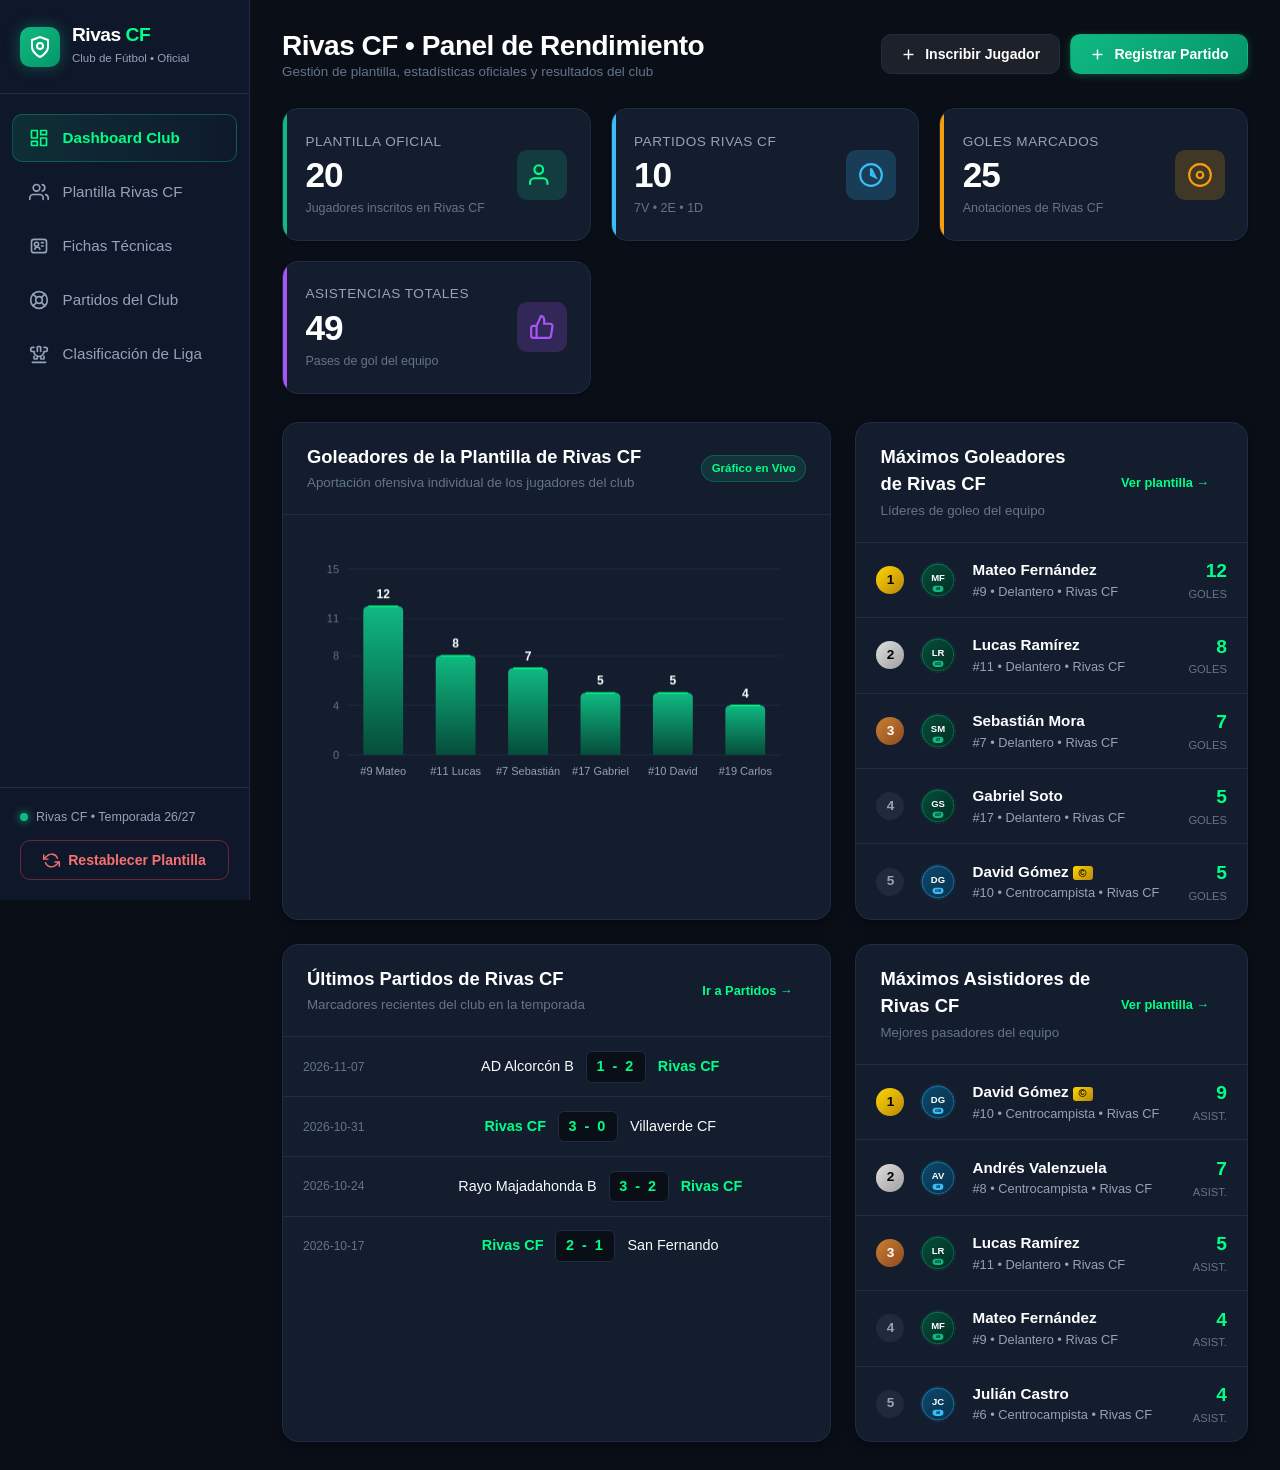
<file: index.html>
<!DOCTYPE html>
<html lang="es">
<head>
  <meta charset="UTF-8">
  <meta name="viewport" content="width=device-width, initial-scale=1.0">
  <meta name="description" content="Rivas CF - Sistema Oficial de Estadísticas, Gestión de Plantilla y Fichas Técnicas.">
  <title>Rivas CF | Gestión de Plantilla y Estadísticas Oficiales</title>
  <link rel="stylesheet" href="styles.css">
  <link rel="icon" href="data:image/svg+xml,<svg xmlns=%22http://www.w3.org/2000/svg%22 viewBox=%220 0 100 100%22><text y=%22.9em%22 font-size=%2290%22>⚽</text></svg>">
</head>
<body>
  <!-- Contenedor Principal de la Aplicación -->
  <div class="app-container">

    <!-- Overlay para móvil al abrir menú -->
    <div id="sidebarOverlay" class="sidebar-overlay"></div>

    <!-- Barra Lateral (Sidebar) -->
    <aside id="sidebar" class="sidebar">
      <div class="sidebar-header">
        <div class="brand">
          <div class="brand-icon">
            <svg viewBox="0 0 24 24" fill="none" stroke="currentColor" stroke-width="2" stroke-linecap="round" stroke-linejoin="round">
              <path d="M12 22s8-4 8-10V5l-8-3-8 3v7c0 6 8 10 8 10z"></path>
              <circle cx="12" cy="11" r="3"></circle>
            </svg>
          </div>
          <div class="brand-text">
            <h2>Rivas <span>CF</span></h2>
            <small>Club de Fútbol &bull; Oficial</small>
          </div>
        </div>
        <button id="closeSidebarBtn" class="btn-icon mobile-only" aria-label="Cerrar menú">
          <svg viewBox="0 0 24 24" fill="none" stroke="currentColor" stroke-width="2"><line x1="18" y1="6" x2="6" y2="18"></line><line x1="6" y1="6" x2="18" y2="18"></line></svg>
        </button>
      </div>

      <!-- Menú de Navegación -->
      <nav class="sidebar-nav">
        <ul>
          <li>
            <button class="nav-item active" data-tab="dashboard">
              <svg viewBox="0 0 24 24" fill="none" stroke="currentColor" stroke-width="2" stroke-linecap="round" stroke-linejoin="round">
                <rect x="3" y="3" width="7" height="9"></rect>
                <rect x="14" y="3" width="7" height="5"></rect>
                <rect x="14" y="12" width="7" height="9"></rect>
                <rect x="3" y="16" width="7" height="5"></rect>
              </svg>
              <span>Dashboard Club</span>
            </button>
          </li>
          <li>
            <button class="nav-item" data-tab="players">
              <svg viewBox="0 0 24 24" fill="none" stroke="currentColor" stroke-width="2" stroke-linecap="round" stroke-linejoin="round">
                <path d="M17 21v-2a4 4 0 0 0-4-4H5a4 4 0 0 0-4 4v2"></path>
                <circle cx="9" cy="7" r="4"></circle>
                <path d="M23 21v-2a4 4 0 0 0-3-3.87"></path>
                <path d="M16 3.13a4 4 0 0 1 0 7.75"></path>
              </svg>
              <span>Plantilla Rivas CF</span>
            </button>
          </li>
          <li>
            <button class="nav-item" data-tab="profiles">
              <svg viewBox="0 0 24 24" fill="none" stroke="currentColor" stroke-width="2" stroke-linecap="round" stroke-linejoin="round">
                <rect x="3" y="4" width="18" height="16" rx="3"></rect>
                <circle cx="9" cy="10" r="2.5"></circle>
                <path d="M15 8h2"></path>
                <path d="M15 12h2"></path>
                <path d="M7 16c0-1.5 1.5-2.5 3-2.5h0c1.5 0 3 1 3 2.5"></path>
              </svg>
              <span>Fichas Técnicas</span>
            </button>
          </li>
          <li>
            <button class="nav-item" data-tab="matches">
              <svg viewBox="0 0 24 24" fill="none" stroke="currentColor" stroke-width="2" stroke-linecap="round" stroke-linejoin="round">
                <circle cx="12" cy="12" r="10"></circle>
                <path d="m4.93 4.93 4.24 4.24"></path>
                <path d="m14.83 9.17 4.24-4.24"></path>
                <path d="m14.83 14.83 4.24 4.24"></path>
                <path d="m9.17 14.83-4.24 4.24"></path>
                <circle cx="12" cy="12" r="4"></circle>
              </svg>
              <span>Partidos del Club</span>
            </button>
          </li>
          <li>
            <button class="nav-item" data-tab="standings">
              <svg viewBox="0 0 24 24" fill="none" stroke="currentColor" stroke-width="2" stroke-linecap="round" stroke-linejoin="round">
                <path d="M6 9H4.5a2.5 2.5 0 0 1 0-5H6"></path>
                <path d="M18 9h1.5a2.5 2.5 0 0 0 0-5H18"></path>
                <path d="M4 22h16"></path>
                <path d="M10 14.66V17c0 .55-.45 1-1 1H7c-.55 0-1-.45-1-1v-2.34"></path>
                <path d="M18 14.66V17c0 .55-.45 1-1 1h-2c-.55 0-1-.45-1-1v-2.34"></path>
                <path d="M14 9V4a1 1 0 0 0-1-1h-2a1 1 0 0 0-1 1v5"></path>
                <path d="M18 9a6 6 0 0 1-12 0"></path>
              </svg>
              <span>Clasificación de Liga</span>
            </button>
          </li>
        </ul>
      </nav>

      <!-- Pie de la Barra Lateral -->
      <div class="sidebar-footer">
        <div class="demo-tag">
          <span class="pulse-dot"></span>
          <span>Rivas CF &bull; Temporada 26/27</span>
        </div>
        <button id="resetDataBtn" class="btn btn-outline-danger btn-block">
          <svg viewBox="0 0 24 24" fill="none" stroke="currentColor" stroke-width="2" stroke-linecap="round" stroke-linejoin="round">
            <polyline points="1 4 1 10 7 10"></polyline>
            <polyline points="23 20 23 14 17 14"></polyline>
            <path d="M20.49 9A9 9 0 0 0 5.64 5.64L1 10m22 4l-4.64 4.36A9 9 0 0 1 3.51 15"></path>
          </svg>
          Restablecer Plantilla
        </button>
      </div>
    </aside>

    <!-- Contenido Principal -->
    <main class="main-content">
      <!-- Encabezado Superior -->
      <header class="top-header">
        <div class="header-left">
          <button id="openSidebarBtn" class="btn-icon mobile-only" aria-label="Abrir menú">
            <svg viewBox="0 0 24 24" fill="none" stroke="currentColor" stroke-width="2"><line x1="3" y1="12" x2="21" y2="12"></line><line x1="3" y1="6" x2="21" y2="6"></line><line x1="3" y1="18" x2="21" y2="18"></line></svg>
          </button>
          <div>
            <h1 id="pageTitle">Rivas CF &bull; Panel de Rendimiento</h1>
            <p id="pageSubtitle" class="text-muted">Gestión de plantilla, estadísticas oficiales y resultados del club</p>
          </div>
        </div>
        <div class="header-actions">
          <button id="headerNewPlayerBtn" class="btn btn-secondary">
            <svg viewBox="0 0 24 24" fill="none" stroke="currentColor" stroke-width="2"><line x1="12" y1="5" x2="12" y2="19"></line><line x1="5" y1="12" x2="19" y2="12"></line></svg>
            Inscribir Jugador
          </button>
          <button id="headerNewMatchBtn" class="btn btn-primary">
            <svg viewBox="0 0 24 24" fill="none" stroke="currentColor" stroke-width="2"><line x1="12" y1="5" x2="12" y2="19"></line><line x1="5" y1="12" x2="19" y2="12"></line></svg>
            Registrar Partido
          </button>
        </div>
      </header>

      <!-- SECCIÓN 1: DASHBOARD DE RIVAS CF -->
      <section id="dashboardSection" class="content-section active">
        <!-- Tarjetas KPI -->
        <div class="kpi-grid">
          <div class="kpi-card card-glow-green">
            <div class="kpi-info">
              <span class="kpi-label">Plantilla Oficial</span>
              <h3 id="kpiPlayers" class="kpi-value">0</h3>
              <span class="kpi-meta">Jugadores inscritos en Rivas CF</span>
            </div>
            <div class="kpi-icon icon-green">
              <svg viewBox="0 0 24 24" fill="none" stroke="currentColor" stroke-width="2"><path d="M17 21v-2a4 4 0 0 0-4-4H5a4 4 0 0 0-4 4v2"></path><circle cx="9" cy="7" r="4"></circle></svg>
            </div>
          </div>

          <div class="kpi-card card-glow-blue">
            <div class="kpi-info">
              <span class="kpi-label">Partidos Rivas CF</span>
              <h3 id="kpiMatches" class="kpi-value">0</h3>
              <span class="kpi-meta" id="kpiMatchesMeta">7V &bull; 2E &bull; 1D</span>
            </div>
            <div class="kpi-icon icon-blue">
              <svg viewBox="0 0 24 24" fill="none" stroke="currentColor" stroke-width="2"><circle cx="12" cy="12" r="10"></circle><polygon points="12 6 12 12 16 14"></polygon></svg>
            </div>
          </div>

          <div class="kpi-card card-glow-amber">
            <div class="kpi-info">
              <span class="kpi-label">Goles Marcados</span>
              <h3 id="kpiGoals" class="kpi-value">0</h3>
              <span class="kpi-meta">Anotaciones de Rivas CF</span>
            </div>
            <div class="kpi-icon icon-amber">
              <svg viewBox="0 0 24 24" fill="none" stroke="currentColor" stroke-width="2"><circle cx="12" cy="12" r="10"></circle><circle cx="12" cy="12" r="3"></circle></svg>
            </div>
          </div>

          <div class="kpi-card card-glow-purple">
            <div class="kpi-info">
              <span class="kpi-label">Asistencias Totales</span>
              <h3 id="kpiAssists" class="kpi-value">0</h3>
              <span class="kpi-meta">Pases de gol del equipo</span>
            </div>
            <div class="kpi-icon icon-purple">
              <svg viewBox="0 0 24 24" fill="none" stroke="currentColor" stroke-width="2"><path d="M14 9V5a3 3 0 0 0-3-3l-4 9v11h11.28a2 2 0 0 0 2-1.7l1.38-9a2 2 0 0 0-2-2.3zM7 22H4a2 2 0 0 1-2-2v-7a2 2 0 0 1 2-2h3"></path></svg>
            </div>
          </div>
        </div>

        <!-- Fila de Gráfico y Tablas Rápidas -->
        <div class="dashboard-grid">
          <!-- Gráfico de Goleadores de Rivas CF -->
          <div class="card chart-card">
            <div class="card-header">
              <div class="card-title-group">
                <h3>Goleadores de la Plantilla de Rivas CF</h3>
                <small class="text-muted">Aportación ofensiva individual de los jugadores del club</small>
              </div>
              <span class="badge badge-accent">Gráfico en Vivo</span>
            </div>
            <div class="card-body">
              <div class="canvas-wrapper">
                <canvas id="goalsChart" width="600" height="260"></canvas>
              </div>
            </div>
          </div>

          <!-- Top Goleadores del Club -->
          <div class="card">
            <div class="card-header">
              <div class="card-title-group">
                <h3>Máximos Goleadores de Rivas CF</h3>
                <small class="text-muted">Líderes de goleo del equipo</small>
              </div>
              <button class="btn btn-sm btn-ghost view-all-link" data-tab="players">Ver plantilla &rarr;</button>
            </div>
            <div class="card-body p-0">
              <div id="topScorersList" class="stat-list">
                <!-- Generado por JavaScript -->
              </div>
            </div>
          </div>
        </div>

        <!-- Fila Secundaria: Últimos Resultados y Asistidores -->
        <div class="dashboard-grid mt-4">
          <!-- Últimos Partidos de Rivas CF -->
          <div class="card">
            <div class="card-header">
              <div class="card-title-group">
                <h3>Últimos Partidos de Rivas CF</h3>
                <small class="text-muted">Marcadores recientes del club en la temporada</small>
              </div>
              <button class="btn btn-sm btn-ghost view-all-link" data-tab="matches">Ir a Partidos &rarr;</button>
            </div>
            <div class="card-body p-0">
              <div id="recentMatchesList" class="matches-list-compact">
                <!-- Generado por JavaScript -->
              </div>
            </div>
          </div>

          <!-- Top Asistidores de Rivas CF -->
          <div class="card">
            <div class="card-header">
              <div class="card-title-group">
                <h3>Máximos Asistidores de Rivas CF</h3>
                <small class="text-muted">Mejores pasadores del equipo</small>
              </div>
              <button class="btn btn-sm btn-ghost view-all-link" data-tab="players">Ver plantilla &rarr;</button>
            </div>
            <div class="card-body p-0">
              <div id="topAssistsList" class="stat-list">
                <!-- Generado por JavaScript -->
              </div>
            </div>
          </div>
        </div>
      </section>

      <!-- SECCIÓN 2: PLANTILLA DE RIVAS CF (OPTIMIZADA) -->
      <section id="playersSection" class="content-section">
        <div class="card">
          <!-- Chips de Resumen Rápido de la Plantilla -->
          <div class="squad-summary-chips">
            <div class="squad-chip chip-accent">
              <span>👥 Plantilla Total:</span>
              <strong id="chipTotalPlayers">0</strong>
            </div>
            <div class="squad-chip">
              <span>🧤 Porteros:</span>
              <strong id="chipGoalkeepers">0</strong>
            </div>
            <div class="squad-chip">
              <span>🛡️ Defensas:</span>
              <strong id="chipDefenders">0</strong>
            </div>
            <div class="squad-chip">
              <span>⚙️ Centrocampistas:</span>
              <strong id="chipMidfielders">0</strong>
            </div>
            <div class="squad-chip">
              <span>⚡ Delanteros:</span>
              <strong id="chipForwards">0</strong>
            </div>
            <div class="squad-chip chip-gold">
              <span>🎖️ Capitán:</span>
              <strong id="chipCaptain">Ninguno</strong>
            </div>
          </div>

          <!-- Barra de Herramientas y Filtros -->
          <div class="card-header filter-toolbar">
            <div class="toolbar-left">
              <div class="search-input-wrapper">
                <svg viewBox="0 0 24 24" fill="none" stroke="currentColor" stroke-width="2"><circle cx="11" cy="11" r="8"></circle><line x1="21" y1="21" x2="16.65" y2="16.65"></line></svg>
                <input type="text" id="playerSearchInput" placeholder="Buscar jugador por nombre o país...">
              </div>
              <div class="filter-group">
                <select id="playerPositionFilter" class="form-control-select">
                  <option value="">Todas las Posiciones</option>
                  <option value="Portero">Portero</option>
                  <option value="Defensa">Defensa</option>
                  <option value="Centrocampista">Centrocampista</option>
                  <option value="Delantero">Delantero</option>
                </select>
                <label class="captain-checkbox-label">
                  <input type="checkbox" id="playerCaptainOnly">
                  <span>Solo Capitanes ©</span>
                </label>
                <select id="playerSortSelect" class="form-control-select">
                  <option value="goals-desc">Ordenar: Más Goles</option>
                  <option value="assists-desc">Ordenar: Más Asistencias</option>
                  <option value="rating-desc">Ordenar: Mayor Rendimiento (OVR)</option>
                  <option value="number-asc">Ordenar: Dorsal (#)</option>
                  <option value="matches-desc">Ordenar: Más Partidos</option>
                  <option value="name-asc">Ordenar: Nombre (A-Z)</option>
                </select>
              </div>
            </div>
            <div class="toolbar-right">
              <button id="addPlayerBtn" class="btn btn-primary">
                <svg viewBox="0 0 24 24" fill="none" stroke="currentColor" stroke-width="2"><line x1="12" y1="5" x2="12" y2="19"></line><line x1="5" y1="12" x2="19" y2="12"></line></svg>
                + Inscribir Jugador
              </button>
            </div>
          </div>

          <!-- Indicador de Resultados -->
          <div class="filter-status-bar">
            <span id="playerCountLabel" class="text-muted">Mostrando 0 jugadores</span>
            <button id="clearFiltersBtn" class="btn-text" style="display: none;">Limpiar filtros</button>
          </div>

          <!-- Tabla de la Plantilla -->
          <div class="card-body p-0">
            <div class="table-responsive">
              <table class="data-table" id="playersTable">
                <thead>
                  <tr>
                    <th style="width: 65px;">Dorsal</th>
                    <th>Jugador</th>
                    <th>Posición</th>
                    <th>Altura & País</th>
                    <th class="text-center">PJ</th>
                    <th class="text-center">Goles</th>
                    <th class="text-center">Asist.</th>
                    <th class="text-center" title="Valoración según rendimiento deportivo">Rendimiento</th>
                    <th class="text-center" style="width: 150px;">Acciones</th>
                  </tr>
                </thead>
                <tbody id="playersTableBody">
                  <!-- Llenado dinámicamente con JavaScript -->
                </tbody>
              </table>
            </div>
            <div id="noPlayersMessage" class="empty-state" style="display: none;">
              <div class="empty-icon">⚽</div>
              <h4>No se encontraron jugadores en la plantilla</h4>
              <p class="text-muted">Prueba cambiando los filtros de búsqueda o inscribe un nuevo jugador en Rivas CF.</p>
            </div>
          </div>
        </div>
      </section>

      <!-- SECCIÓN 3: FICHAS TÉCNICAS (SCOUTING CARDS DE RIVAS CF) -->
      <section id="profilesSection" class="content-section">
        <div class="card mb-4">
          <div class="card-header filter-toolbar">
            <div class="toolbar-left">
              <div class="search-input-wrapper">
                <svg viewBox="0 0 24 24" fill="none" stroke="currentColor" stroke-width="2"><circle cx="11" cy="11" r="8"></circle><line x1="21" y1="21" x2="16.65" y2="16.65"></line></svg>
                <input type="text" id="profileSearchInput" placeholder="Buscar ficha técnica por nombre o país...">
              </div>
              <div class="filter-group">
                <select id="profilePositionFilter" class="form-control-select">
                  <option value="">Todas las Posiciones</option>
                  <option value="Portero">Portero</option>
                  <option value="Defensa">Defensa</option>
                  <option value="Centrocampista">Centrocampista</option>
                  <option value="Delantero">Delantero</option>
                </select>
                <select id="profileSortSelect" class="form-control-select">
                  <option value="rating-desc">Mayor Rendimiento (OVR)</option>
                  <option value="value-desc">Mayor Valor de Mercado</option>
                  <option value="height-desc">Mayor Altura</option>
                  <option value="goals-desc">Más Goles</option>
                  <option value="name-asc">Nombre (A-Z)</option>
                </select>
                <label class="captain-checkbox-label">
                  <input type="checkbox" id="profileCaptainOnly">
                  <span>Solo Capitanes ©</span>
                </label>
              </div>
            </div>
            <div class="toolbar-right">
              <button id="addPlayerFromProfilesBtn" class="btn btn-primary">
                <svg viewBox="0 0 24 24" fill="none" stroke="currentColor" stroke-width="2"><line x1="12" y1="5" x2="12" y2="19"></line><line x1="5" y1="12" x2="19" y2="12"></line></svg>
                Inscribir Jugador
              </button>
            </div>
          </div>
          <div class="filter-status-bar">
            <span id="profileCountLabel" class="text-muted">Mostrando 0 fichas de jugadores</span>
            <button id="clearProfileFiltersBtn" class="btn-text" style="display: none;">Limpiar filtros</button>
          </div>
        </div>

        <!-- Grid de Cartas de Jugadores de Rivas CF -->
        <div id="playerProfilesGrid" class="player-cards-grid">
          <!-- Generado dinámicamente con JavaScript -->
        </div>

        <div id="noProfilesMessage" class="empty-state" style="display: none;">
          <div class="empty-icon">📇</div>
          <h4>No se encontraron fichas técnicas</h4>
          <p class="text-muted">Ajusta los filtros o agrega un nuevo jugador a Rivas CF.</p>
        </div>
      </section>

      <!-- SECCIÓN 4: PARTIDOS DE RIVAS CF -->
      <section id="matchesSection" class="content-section">
        <div class="split-layout">
          <!-- Formulario para Registrar Partido de Rivas CF -->
          <div class="card split-form-card">
            <div class="card-header">
              <div class="card-title-group">
                <h3>Registrar Encuentro de Rivas CF</h3>
                <small class="text-muted">Actualiza en vivo las estadísticas y la tabla de liga</small>
              </div>
            </div>
            <div class="card-body">
              <form id="matchForm">
                <div class="form-group">
                  <label for="matchDate">Fecha del Partido</label>
                  <input type="date" id="matchDate" class="form-control" required>
                </div>

                <div class="match-teams-grid">
                  <!-- Equipo Local -->
                  <div class="team-input-box">
                    <span class="team-box-tag">LOCAL</span>
                    <div class="form-group mb-2">
                      <label for="matchHomeTeam">Equipo</label>
                      <input type="text" id="matchHomeTeam" class="form-control font-bold" placeholder="Ej. Rivas CF" list="teamsDataList" required value="Rivas CF">
                    </div>
                    <div class="form-group mb-0">
                      <label for="matchHomeGoals">Goles</label>
                      <input type="number" id="matchHomeGoals" class="form-control text-center text-lg font-bold" min="0" max="99" value="2" required>
                    </div>
                  </div>

                  <div class="vs-divider">
                    <span>VS</span>
                  </div>

                  <!-- Equipo Visitante -->
                  <div class="team-input-box">
                    <span class="team-box-tag">VISITANTE</span>
                    <div class="form-group mb-2">
                      <label for="matchAwayTeam">Equipo</label>
                      <input type="text" id="matchAwayTeam" class="form-control font-bold" placeholder="Ej. CD Móstoles" list="teamsDataList" required>
                    </div>
                    <div class="form-group mb-0">
                      <label for="matchAwayGoals">Goles</label>
                      <input type="number" id="matchAwayGoals" class="form-control text-center text-lg font-bold" min="0" max="99" value="0" required>
                    </div>
                  </div>
                </div>

                <datalist id="teamsDataList"></datalist>

                <div class="form-actions mt-4">
                  <button type="submit" class="btn btn-primary btn-block">
                    <svg viewBox="0 0 24 24" fill="none" stroke="currentColor" stroke-width="2"><path d="M19 21H5a2 2 0 0 1-2-2V5a2 2 0 0 1 2-2h11l5 5v11a2 2 0 0 1-2 2z"></path><polyline points="17 21 17 13 7 13 7 21"></polyline><polyline points="7 3 7 8 15 8"></polyline></svg>
                    Guardar Partido y Actualizar Liga
                  </button>
                </div>
              </form>
            </div>
          </div>

          <!-- Historial de Partidos de Rivas CF -->
          <div class="card split-list-card">
            <div class="card-header">
              <div class="card-title-group">
                <h3>Historial de Encuentros de Rivas CF</h3>
                <small id="matchesCountBadge" class="text-muted">0 partidos registrados</small>
              </div>
            </div>
            <div class="card-body p-0">
              <div id="matchesContainer" class="matches-grid-container">
                <!-- Generado por JavaScript -->
              </div>
              <div id="noMatchesMessage" class="empty-state" style="display: none;">
                <div class="empty-icon">📅</div>
                <h4>No hay partidos registrados</h4>
                <p class="text-muted">Registra el primer partido de Rivas CF en el formulario.</p>
              </div>
            </div>
          </div>
        </div>
      </section>

      <!-- SECCIÓN 5: CLASIFICACIÓN DE LA LIGA -->
      <section id="standingsSection" class="content-section">
        <div class="card">
          <div class="card-header standings-header">
            <div>
              <h3>Tabla General de Liga &bull; Rivas CF</h3>
              <small class="text-muted">Rivas CF resaltado con su posición oficial y puntos acumulados</small>
            </div>
            <div class="standings-badges">
              <span class="badge badge-success">3 pts Victoria</span>
              <span class="badge badge-warning">1 pto Empate</span>
              <span class="badge badge-neutral">0 pts Derrota</span>
            </div>
          </div>
          <div class="card-body p-0">
            <div class="table-responsive">
              <table class="data-table standings-table" id="standingsTable">
                <thead>
                  <tr>
                    <th style="width: 50px;" class="text-center">#</th>
                    <th>Club / Equipo</th>
                    <th class="text-center" title="Partidos Jugados">PJ</th>
                    <th class="text-center" title="Partidos Ganados">PG</th>
                    <th class="text-center" title="Partidos Empatados">PE</th>
                    <th class="text-center" title="Partidos Perdidos">PP</th>
                    <th class="text-center" title="Goles a Favor">GF</th>
                    <th class="text-center" title="Goles en Contra">GC</th>
                    <th class="text-center" title="Diferencia de Goles">DG</th>
                    <th class="text-center pts-col" title="Puntos Totales">PTS</th>
                  </tr>
                </thead>
                <tbody id="standingsTableBody">
                  <!-- Llenado dinámicamente con JavaScript -->
                </tbody>
              </table>
            </div>
            <div id="noStandingsMessage" class="empty-state" style="display: none;">
              <div class="empty-icon">🏆</div>
              <h4>No hay datos de clasificación aún</h4>
              <p class="text-muted">Registra partidos para que se genere la tabla automáticamente.</p>
            </div>
          </div>
          <div class="standings-legend">
            <strong>Glosario de Términos:</strong>
            <span><strong>PJ:</strong> Partidos Jugados</span>
            <span><strong>PG:</strong> Partidos Ganados</span>
            <span><strong>PE:</strong> Partidos Empatados</span>
            <span><strong>PP:</strong> Partidos Perdidos</span>
            <span><strong>GF:</strong> Goles a Favor</span>
            <span><strong>GC:</strong> Goles en Contra</span>
            <span><strong>DG:</strong> Diferencia de Goles (GF - GC)</span>
            <span><strong>PTS:</strong> Puntos Totales</span>
          </div>
        </div>
      </section>

    </main>
  </div>

  <!-- MODAL: INSCRIBIR / EDITAR JUGADOR EN RIVAS CF -->
  <div id="playerModal" class="modal-backdrop">
    <div class="modal-dialog modal-lg">
      <div class="modal-header">
        <h3 id="playerModalTitle">Inscribir Jugador en Rivas CF</h3>
        <button type="button" class="btn-icon close-modal-btn" data-modal="playerModal" aria-label="Cerrar">&times;</button>
      </div>
      <form id="playerForm">
        <div class="modal-body">
          <input type="hidden" id="playerId">
          <input type="hidden" id="playerPhotoData">
          
          <!-- Sección de Foto del Jugador -->
          <div class="photo-uploader-box">
            <div class="photo-preview-wrapper">
              <div id="photoPreviewContainer" class="photo-preview-avatar">
                <span id="photoPreviewFallback" class="avatar-initials">⚽</span>
                <img id="photoPreviewImg" alt="Foto jugador" style="display: none;">
              </div>
            </div>
            <div class="photo-uploader-controls">
              <label class="form-label-bold">Fotografía Oficial del Jugador</label>
              <div class="photo-btn-group">
                <label for="playerPhotoFile" class="btn btn-sm btn-secondary" style="cursor: pointer;">
                  <svg viewBox="0 0 24 24" fill="none" stroke="currentColor" stroke-width="2" style="width: 14px; height: 14px;"><rect x="3" y="3" width="18" height="18" rx="2" ry="2"></rect><circle cx="8.5" cy="8.5" r="1.5"></circle><polyline points="21 15 16 10 5 21"></polyline></svg>
                  Subir Foto (Archivo)
                </label>
                <input type="file" id="playerPhotoFile" accept="image/*" style="display: none;">
                <button type="button" id="removePhotoBtn" class="btn btn-sm btn-outline-danger" style="display: none;">Quitar Foto</button>
              </div>
              <small class="text-muted">Si no subes foto, se creará un avatar deportivo oficial con sus iniciales y dorsal.</small>
            </div>
          </div>

          <!-- Datos Básicos -->
          <div class="form-row mt-3">
            <div class="form-group col-half">
              <label for="playerName">Nombre Completo <span class="required">*</span></label>
              <input type="text" id="playerName" class="form-control" placeholder="Ej. Sergio Navas" required minlength="2">
            </div>
            <div class="form-group col-half">
              <label for="playerTeam">Club / Equipo</label>
              <input type="text" id="playerTeam" class="form-control" value="Rivas CF" readonly style="background: rgba(16, 185, 129, 0.12); border-color: var(--accent-green); color: var(--accent-green-bright); font-weight: bold;">
            </div>
          </div>

          <div class="form-row">
            <div class="form-group col-third">
              <label for="playerNumber">Dorsal (#) <span class="required">*</span></label>
              <input type="number" id="playerNumber" class="form-control" placeholder="1-99" min="1" max="99" required>
            </div>
            <div class="form-group col-third">
              <label for="playerPosition">Posición <span class="required">*</span></label>
              <select id="playerPosition" class="form-control" required>
                <option value="" disabled selected>Seleccionar...</option>
                <option value="Portero">Portero</option>
                <option value="Defensa">Defensa</option>
                <option value="Centrocampista">Centrocampista</option>
                <option value="Delantero">Delantero</option>
              </select>
            </div>
            <div class="form-group col-third">
              <label for="playerHeight">Altura (cm)</label>
              <input type="number" id="playerHeight" class="form-control" placeholder="Ej. 182" min="140" max="220" value="180">
            </div>
          </div>

          <!-- Atributos Físicos y Técnicos -->
          <div class="form-row">
            <div class="form-group col-half">
              <label for="playerNationality">Nacionalidad</label>
              <input type="text" id="playerNationality" list="nationalitiesDataList" class="form-control" placeholder="Ej. España 🇪🇸, Colombia 🇨🇴" value="España 🇪🇸">
            </div>
            <div class="form-group col-half">
              <label for="playerPreferredFoot">Pierna Hábil</label>
              <select id="playerPreferredFoot" class="form-control">
                <option value="Derecha">Derecha</option>
                <option value="Izquierda">Izquierda</option>
                <option value="Ambidiestra">Ambidiestra</option>
              </select>
            </div>
          </div>

          <!-- Capitán Toggle -->
          <div class="captain-checkbox-container">
            <label class="custom-switch-label">
              <input type="checkbox" id="playerIsCaptain">
              <span class="custom-switch-slider"></span>
              <span class="custom-switch-text">🎖️ Designar como Capitán de Rivas CF</span>
            </label>
          </div>

          <!-- Estadísticas de Temporada -->
          <div class="form-row mt-2">
            <div class="form-group col-third">
              <label for="playerMatches">Partidos Jugados</label>
              <input type="number" id="playerMatches" class="form-control" min="0" value="0">
            </div>
            <div class="form-group col-third">
              <label for="playerGoals">Goles Marcados</label>
              <input type="number" id="playerGoals" class="form-control" min="0" value="0">
            </div>
            <div class="form-group col-third">
              <label for="playerAssists">Asistencias</label>
              <input type="number" id="playerAssists" class="form-control" min="0" value="0">
            </div>
          </div>

          <!-- Vista Previa de Rendimiento en Vivo -->
          <div class="performance-live-card">
            <div class="perf-live-header">
              <span class="perf-live-title">⚡ Valoración Estimada según Rendimiento</span>
              <span id="liveRatingBadge" class="badge badge-accent">72 OVR</span>
            </div>
            <div class="perf-live-details">
              <span>Categoría: <strong id="liveCategoryText">Titular Confiable</strong></span>
              <span>Valor de Mercado: <strong id="liveMarketValueText">€ 8.5M</strong></span>
            </div>
          </div>
        </div>

        <div class="modal-footer">
          <button type="button" class="btn btn-secondary close-modal-btn" data-modal="playerModal">Cancelar</button>
          <button type="submit" class="btn btn-primary" id="savePlayerBtn">Guardar en Plantilla de Rivas CF</button>
        </div>
      </form>
    </div>
  </div>

  <!-- MODAL: FICHA TÉCNICA DETALLADA DEL JUGADOR -->
  <div id="playerDetailModal" class="modal-backdrop">
    <div class="modal-dialog modal-card-dialog">
      <div class="modal-header">
        <h3 id="playerDetailModalTitle">Ficha Técnica Oficial</h3>
        <button type="button" class="btn-icon close-modal-btn" data-modal="playerDetailModal" aria-label="Cerrar">&times;</button>
      </div>
      <div class="modal-body p-0" id="playerDetailModalBody">
        <!-- Generado dinámicamente -->
      </div>
      <div class="modal-footer">
        <button type="button" class="btn btn-secondary close-modal-btn" data-modal="playerDetailModal">Cerrar</button>
        <button type="button" class="btn btn-primary" id="detailEditPlayerBtn">
          <svg viewBox="0 0 24 24" fill="none" stroke="currentColor" stroke-width="2" style="width: 14px; height: 14px;"><path d="M11 4H4a2 2 0 0 0-2 2v14a2 2 0 0 0 2 2h14a2 2 0 0 0 2-2v-7"></path><path d="M18.5 2.5a2.121 2.121 0 0 1 3 3L12 15l-4 1 1-4 9.5-9.5z"></path></svg>
          Editar Jugador
        </button>
      </div>
    </div>
  </div>

  <!-- MODAL: CONFIRMACIÓN GENERAL (ELIMINAR / RESETEAR) -->
  <div id="confirmModal" class="modal-backdrop">
    <div class="modal-dialog modal-sm">
      <div class="modal-header">
        <h3 id="confirmModalTitle">Confirmar Acción</h3>
        <button type="button" class="btn-icon close-modal-btn" data-modal="confirmModal" aria-label="Cerrar">&times;</button>
      </div>
      <div class="modal-body">
        <div class="confirm-icon-box" id="confirmModalIcon">⚠️</div>
        <p id="confirmModalMessage" class="text-center">¿Estás seguro de continuar con esta acción?</p>
      </div>
      <div class="modal-footer">
        <button type="button" class="btn btn-secondary close-modal-btn" data-modal="confirmModal">Cancelar</button>
        <button type="button" class="btn btn-danger" id="confirmModalActionBtn">Confirmar</button>
      </div>
    </div>
  </div>

  <!-- Datalist de Nacionalidades -->
  <datalist id="nationalitiesDataList">
    <option value="España 🇪🇸">
    <option value="Colombia 🇨🇴">
    <option value="Argentina 🇦🇷">
    <option value="México 🇲🇽">
    <option value="Uruguay 🇺🇾">
    <option value="Chile 🇨🇱">
    <option value="Brasil 🇧🇷">
    <option value="Perú 🇵🇪">
    <option value="Ecuador 🇪🇨">
    <option value="Venezuela 🇻🇪">
    <option value="Paraguay 🇵🇾">
    <option value="Francia 🇫🇷">
    <option value="Portugal 🇵🇹">
    <option value="Italia 🇮🇹">
  </datalist>

  <!-- CONTENEDOR DE NOTIFICACIONES TOAST -->
  <div id="toastContainer" class="toast-container" aria-live="polite"></div>

  <script src="script.js"></script>
</body>
</html>
</file>
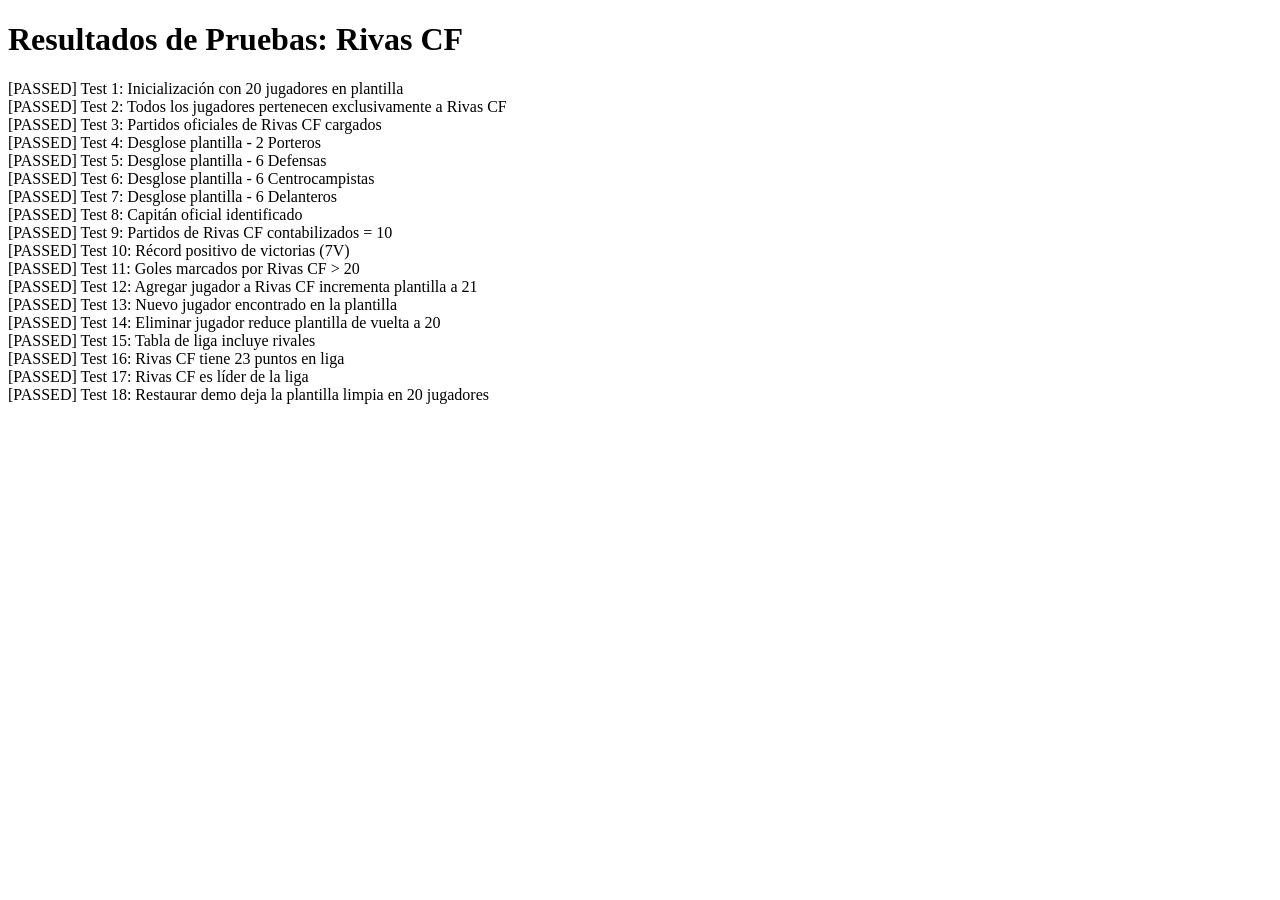
<file: tests.html>
<!DOCTYPE html>
<html lang="es">
<head>
  <meta charset="UTF-8">
  <title>Rivas CF - Test Suite Automatizada</title>
</head>
<body>
  <h1>Resultados de Pruebas: Rivas CF</h1>
  <div id="testOutput"></div>

  <!-- Contenedores mock necesarios para el test -->
  <div style="display:none;">
    <span id="kpiPlayers">0</span>
    <span id="kpiMatches">0</span>
    <span id="kpiGoals">0</span>
    <span id="kpiAssists">0</span>
    <span id="kpiMatchesMeta"></span>
    <span id="chipTotalPlayers">0</span>
    <span id="chipGoalkeepers">0</span>
    <span id="chipDefenders">0</span>
    <span id="chipMidfielders">0</span>
    <span id="chipForwards">0</span>
    <span id="chipCaptain"></span>
    <div id="topScorersList"></div>
    <div id="topAssistsList"></div>
    <div id="recentMatchesList"></div>
    <tbody id="playersTableBody"></tbody>
    <div id="noPlayersMessage"></div>
    <span id="playerCountLabel"></span>
    <button id="clearFiltersBtn"></button>
    <div id="playerProfilesGrid"></div>
    <div id="noProfilesMessage"></div>
    <span id="profileCountLabel"></span>
    <button id="clearProfileFiltersBtn"></button>
    <div id="matchesContainer"></div>
    <div id="noMatchesMessage"></div>
    <span id="matchesCountBadge"></span>
    <tbody id="standingsTableBody"></tbody>
    <div id="noStandingsMessage"></div>
    <datalist id="teamsDataList"></datalist>
    <select id="playerPositionFilter"></select>
    <select id="profilePositionFilter"></select>
    <input type="checkbox" id="playerCaptainOnly">
    <input type="checkbox" id="profileCaptainOnly">
    <select id="playerSortSelect"></select>
    <select id="profileSortSelect"></select>
    <input id="playerSearchInput">
    <input id="profileSearchInput">
    <canvas id="goalsChart"></canvas>
    <div id="playerModal"></div>
    <div id="playerDetailModal"></div>
    <div id="playerDetailModalBody"></div>
    <span id="playerDetailModalTitle"></span>
    <div id="confirmModal"></div>
    <span id="playerModalTitle"></span>
    <span id="confirmModalTitle"></span>
    <span id="confirmModalMessage"></span>
    <span id="confirmModalIcon"></span>
    <input id="playerId">
    <input id="playerPhotoData">
    <input type="file" id="playerPhotoFile">
    <img id="photoPreviewImg">
    <span id="photoPreviewFallback"></span>
    <button id="removePhotoBtn"></button>
    <input id="playerName">
    <input id="playerNumber">
    <select id="playerPosition"><option value="Delantero">Delantero</option></select>
    <input id="playerHeight">
    <input id="playerNationality">
    <select id="playerPreferredFoot"><option value="Derecha">Derecha</option></select>
    <input type="checkbox" id="playerIsCaptain">
    <input id="playerTeam" value="Rivas CF">
    <input id="playerMatches">
    <input id="playerGoals">
    <input id="playerAssists">
    <span id="liveRatingBadge"></span>
    <strong id="liveCategoryText"></strong>
    <strong id="liveMarketValueText"></strong>
    <input id="matchDate">
    <input id="matchHomeTeam">
    <input id="matchHomeGoals">
    <input id="matchAwayTeam">
    <input id="matchAwayGoals">
    <button id="detailEditPlayerBtn"></button>
    <div id="toastContainer"></div>
  </div>

  <script src="script.js"></script>
  <script>
    const results = [];
    function assert(description, condition) {
      results.push({ description, status: condition ? 'PASSED' : 'FAILED' });
    }

    try {
      // 1. Inicialización de Rivas CF
      StorageService.resetToDemo();
      const players = StorageService.getPlayers();
      const matches = StorageService.getMatches();

      assert('Test 1: Inicialización con 20 jugadores en plantilla', players.length === 20);
      assert('Test 2: Todos los jugadores pertenecen exclusivamente a Rivas CF', players.every(p => p.team === 'Rivas CF'));
      assert('Test 3: Partidos oficiales de Rivas CF cargados', matches.length === 10);

      // 2. Desglose de plantilla
      const breakdown = StatsService.getSquadBreakdown(players);
      assert('Test 4: Desglose plantilla - 2 Porteros', breakdown.goalkeepers === 2);
      assert('Test 5: Desglose plantilla - 6 Defensas', breakdown.defenders === 6);
      assert('Test 6: Desglose plantilla - 6 Centrocampistas', breakdown.midfielders === 6);
      assert('Test 7: Desglose plantilla - 6 Delanteros', breakdown.forwards === 6);
      assert('Test 8: Capitán oficial identificado', breakdown.captainLabel.includes('David Gómez'));

      // 3. Estadísticas de Rivas CF en la temporada
      const clubStats = StatsService.getClubStats(players, matches);
      assert('Test 9: Partidos de Rivas CF contabilizados = 10', clubStats.totalMatches === 10);
      assert('Test 10: Récord positivo de victorias (7V)', clubStats.won === 7);
      assert('Test 11: Goles marcados por Rivas CF > 20', clubStats.totalGoals === 25);

      // 4. Agregar jugador nuevo a Rivas CF
      const nuevoJugador = {
        id: 'r_nuevo_test',
        name: 'Fichaje Estrella Rivas',
        number: 77,
        position: 'Delantero',
        height: 183,
        nationality: 'España 🇪🇸',
        preferredFoot: 'Derecha',
        isCaptain: false,
        team: 'Rivas CF',
        matches: 4,
        goals: 3,
        assists: 2,
        photo: ''
      };
      players.unshift(nuevoJugador);
      StorageService.savePlayers(players);
      const afterAdd = StorageService.getPlayers();
      assert('Test 12: Agregar jugador a Rivas CF incrementa plantilla a 21', afterAdd.length === 21);
      assert('Test 13: Nuevo jugador encontrado en la plantilla', afterAdd.some(p => p.id === 'r_nuevo_test'));

      // 5. Eliminar jugador de Rivas CF
      const afterDelete = afterAdd.filter(p => p.id !== 'r_nuevo_test');
      StorageService.savePlayers(afterDelete);
      assert('Test 14: Eliminar jugador reduce plantilla de vuelta a 20', StorageService.getPlayers().length === 20);

      // 6. Clasificación de liga y posición de Rivas CF
      const standings = StatsService.calculateStandings(matches);
      assert('Test 15: Tabla de liga incluye rivales', standings.length >= 10);
      const rivasPos = standings.find(t => t.name === 'Rivas CF');
      assert('Test 16: Rivas CF tiene 23 puntos en liga', rivasPos && rivasPos.points === 23);
      assert('Test 17: Rivas CF es líder de la liga', standings[0].name === 'Rivas CF');

      // Limpieza final
      StorageService.resetToDemo();
      assert('Test 18: Restaurar demo deja la plantilla limpia en 20 jugadores', StorageService.getPlayers().length === 20);

    } catch (err) {
      assert('ERROR FATAL EN TEST: ' + err.message, false);
    }

    const outputDiv = document.getElementById('testOutput');
    outputDiv.innerHTML = results.map(r => `<div class="test-result ${r.status}">[${r.status}] ${r.description}</div>`).join('\n');
  </script>
</body>
</html>
</file>
<file: styles.css>
/* ==========================================================================
   FOOTBALL STATS - HOJA DE ESTILOS PROFESIONAL (CSS3)
   Tema: Dark Sporty / Neón Verde Atlético
   Adaptable a Computadoras, Tablets y Celulares
   ========================================================================== */

/* 1. VARIABLES GLOBALES DE DISEÑO */
:root {
  --bg-main: #0a0e17;
  --bg-sidebar: #0f172a;
  --bg-card: #131d2e;
  --bg-card-hover: #19263c;
  --bg-input: #172235;
  --bg-modal: #111a2a;

  --accent-green: #10b981;
  --accent-green-bright: #00ff87;
  --accent-green-dark: #059669;
  --accent-green-glow: rgba(16, 185, 129, 0.2);

  --accent-blue: #38bdf8;
  --accent-blue-glow: rgba(56, 189, 248, 0.2);
  --accent-amber: #f59e0b;
  --accent-amber-glow: rgba(245, 158, 11, 0.2);
  --accent-purple: #a855f7;
  --accent-purple-glow: rgba(168, 85, 247, 0.2);
  --accent-red: #ef4444;
  --accent-red-glow: rgba(239, 68, 68, 0.2);

  --text-primary: #f8fafc;
  --text-secondary: #94a3b8;
  --text-muted: #64748b;

  --border-color: #1e2c44;
  --border-active: #10b981;

  --radius-sm: 6px;
  --radius-md: 10px;
  --radius-lg: 16px;
  --radius-xl: 22px;

  --shadow-sm: 0 2px 4px rgba(0, 0, 0, 0.2);
  --shadow-md: 0 4px 12px rgba(0, 0, 0, 0.35);
  --shadow-lg: 0 8px 24px rgba(0, 0, 0, 0.45);
  --shadow-glow: 0 0 20px rgba(16, 185, 129, 0.25);

  --sidebar-width: 250px;
  --transition: all 0.25s cubic-bezier(0.4, 0, 0.2, 1);
}

/* 2. RESET Y ESTILOS BASE */
*, *::before, *::after {
  box-sizing: border-box;
  margin: 0;
  padding: 0;
}

body {
  font-family: -apple-system, BlinkMacSystemFont, "Segoe UI", Roboto, Oxygen, Ubuntu, Cantarell, "Helvetica Neue", sans-serif;
  background-color: var(--bg-main);
  color: var(--text-primary);
  line-height: 1.5;
  overflow-x: hidden;
  -webkit-font-smoothing: antialiased;
}

/* Scrollbar Personalizada */
::-webkit-scrollbar {
  width: 8px;
  height: 8px;
}
::-webkit-scrollbar-track {
  background: var(--bg-main);
}
::-webkit-scrollbar-thumb {
  background: var(--border-color);
  border-radius: var(--radius-sm);
}
::-webkit-scrollbar-thumb:hover {
  background: var(--accent-green-dark);
}

/* 3. ESTRUCTURA Y CONTENEDOR PRINCIPAL */
.app-container {
  display: flex;
  min-height: 100vh;
  position: relative;
}

/* 4. BARRA LATERAL (SIDEBAR) */
.sidebar {
  width: var(--sidebar-width);
  background-color: var(--bg-sidebar);
  border-right: 1px solid var(--border-color);
  display: flex;
  flex-direction: column;
  position: fixed;
  top: 0;
  bottom: 0;
  left: 0;
  z-index: 100;
  transition: transform 0.3s ease;
}

.sidebar-header {
  padding: 1.5rem 1.25rem;
  display: flex;
  align-items: center;
  justify-content: space-between;
  border-bottom: 1px solid var(--border-color);
}

.brand {
  display: flex;
  align-items: center;
  gap: 0.75rem;
}

.brand-icon {
  width: 40px;
  height: 40px;
  background: linear-gradient(135deg, #10b981, #059669);
  border-radius: var(--radius-md);
  display: flex;
  align-items: center;
  justify-content: center;
  color: #ffffff;
  box-shadow: 0 0 15px rgba(16, 185, 129, 0.4);
}

.brand-icon svg {
  width: 24px;
  height: 24px;
}

.brand-text h2 {
  font-size: 1.2rem;
  font-weight: 700;
  color: #ffffff;
  line-height: 1.1;
  letter-spacing: -0.5px;
}

.brand-text h2 span {
  color: var(--accent-green-bright);
}

.brand-text small {
  font-size: 0.72rem;
  color: var(--text-secondary);
}

/* Navegación */
.sidebar-nav {
  flex: 1;
  padding: 1.25rem 0.75rem;
  overflow-y: auto;
}

.sidebar-nav ul {
  list-style: none;
  display: flex;
  flex-direction: column;
  gap: 0.4rem;
}

.nav-item {
  width: 100%;
  display: flex;
  align-items: center;
  gap: 0.85rem;
  padding: 0.8rem 1rem;
  border-radius: var(--radius-md);
  background: transparent;
  border: 1px solid transparent;
  color: var(--text-secondary);
  font-size: 0.95rem;
  font-weight: 500;
  cursor: pointer;
  transition: var(--transition);
  text-align: left;
}

.nav-item svg {
  width: 20px;
  height: 20px;
  transition: var(--transition);
}

.nav-item:hover {
  background-color: rgba(255, 255, 255, 0.05);
  color: #ffffff;
}

.nav-item.active {
  background: linear-gradient(90deg, rgba(16, 185, 129, 0.15), rgba(16, 185, 129, 0.02));
  border-color: rgba(16, 185, 129, 0.35);
  color: var(--accent-green-bright);
  font-weight: 600;
}

.nav-item.active svg {
  stroke: var(--accent-green-bright);
}

/* Pie de barra lateral */
.sidebar-footer {
  padding: 1.25rem;
  border-top: 1px solid var(--border-color);
  display: flex;
  flex-direction: column;
  gap: 0.85rem;
}

.demo-tag {
  display: flex;
  align-items: center;
  gap: 0.5rem;
  font-size: 0.78rem;
  color: var(--text-secondary);
}

.pulse-dot {
  width: 8px;
  height: 8px;
  background-color: var(--accent-green);
  border-radius: 50%;
  box-shadow: 0 0 8px var(--accent-green);
  animation: pulse 2s infinite;
}

@keyframes pulse {
  0%, 100% { opacity: 1; transform: scale(1); }
  50% { opacity: 0.4; transform: scale(0.85); }
}

.sidebar-overlay {
  display: none;
  position: fixed;
  inset: 0;
  background: rgba(0, 0, 0, 0.7);
  backdrop-filter: blur(4px);
  z-index: 90;
}

/* 5. CONTENIDO PRINCIPAL */
.main-content {
  flex: 1;
  margin-left: var(--sidebar-width);
  width: calc(100% - var(--sidebar-width));
  max-width: calc(100% - var(--sidebar-width));
  padding: 1.75rem 2rem;
  min-height: 100vh;
  display: flex;
  flex-direction: column;
  min-width: 0;
  box-sizing: border-box;
  transition: margin-left 0.3s ease;
}

/* Encabezado Superior */
.top-header {
  display: flex;
  align-items: center;
  justify-content: space-between;
  margin-bottom: 1.75rem;
  gap: 1.25rem;
  flex-wrap: wrap;
  width: 100%;
  box-sizing: border-box;
}

.header-left {
  display: flex;
  align-items: center;
  gap: 0.85rem;
  min-width: 0;
  flex: 1 1 280px;
}

.header-left h1 {
  font-size: clamp(1.2rem, 2.2vw, 1.75rem);
  font-weight: 700;
  color: #ffffff;
  letter-spacing: -0.5px;
  line-height: 1.25;
  word-break: break-word;
}

.header-left p {
  font-size: 0.84rem;
  color: var(--text-muted);
  line-height: 1.3;
}

.header-actions {
  display: flex;
  align-items: center;
  gap: 0.65rem;
  flex-wrap: wrap;
  flex-shrink: 0;
}

/* Secciones de contenido */
.content-section {
  display: none;
  animation: fadeIn 0.3s ease-in-out;
}

.content-section.active {
  display: block;
}

@keyframes fadeIn {
  from { opacity: 0; transform: translateY(6px); }
  to { opacity: 1; transform: translateY(0); }
}

/* 6. COMPONENTES: TARJETAS (CARDS) */
.card {
  background-color: var(--bg-card);
  border: 1px solid var(--border-color);
  border-radius: var(--radius-lg);
  box-shadow: var(--shadow-md);
  overflow: hidden;
  transition: var(--transition);
}

.card:hover {
  border-color: rgba(255, 255, 255, 0.12);
}

.card-header {
  padding: 1.25rem 1.5rem;
  display: flex;
  align-items: center;
  justify-content: space-between;
  border-bottom: 1px solid var(--border-color);
  gap: 1rem;
}

.card-title-group h3 {
  font-size: 1.15rem;
  font-weight: 600;
  color: #ffffff;
}

.card-body {
  padding: 1.5rem;
}

.p-0 { padding: 0 !important; }
.mt-4 { margin-top: 1.5rem !important; }

/* 7. TARJETAS KPI (DASHBOARD) */
.kpi-grid {
  display: grid;
  grid-template-columns: repeat(auto-fit, minmax(230px, 1fr));
  gap: 1.25rem;
  margin-bottom: 1.75rem;
}

.kpi-card {
  background-color: var(--bg-card);
  border: 1px solid var(--border-color);
  border-radius: var(--radius-lg);
  padding: 1.4rem;
  display: flex;
  align-items: center;
  justify-content: space-between;
  box-shadow: var(--shadow-sm);
  position: relative;
  overflow: hidden;
  transition: var(--transition);
}

.kpi-card:hover {
  transform: translateY(-3px);
  box-shadow: var(--shadow-md);
}

.kpi-card::before {
  content: "";
  position: absolute;
  top: 0;
  left: 0;
  width: 4px;
  height: 100%;
}

.card-glow-green::before { background: var(--accent-green); }
.card-glow-green:hover { border-color: rgba(16, 185, 129, 0.4); }

.card-glow-blue::before { background: var(--accent-blue); }
.card-glow-blue:hover { border-color: rgba(56, 189, 248, 0.4); }

.card-glow-amber::before { background: var(--accent-amber); }
.card-glow-amber:hover { border-color: rgba(245, 158, 11, 0.4); }

.card-glow-purple::before { background: var(--accent-purple); }
.card-glow-purple:hover { border-color: rgba(168, 85, 247, 0.4); }

.kpi-info {
  display: flex;
  flex-direction: column;
}

.kpi-label {
  font-size: 0.85rem;
  font-weight: 500;
  color: var(--text-secondary);
  text-transform: uppercase;
  letter-spacing: 0.5px;
}

.kpi-value {
  font-size: 2.2rem;
  font-weight: 800;
  color: #ffffff;
  line-height: 1.1;
  margin: 0.25rem 0;
  letter-spacing: -1px;
}

.kpi-meta {
  font-size: 0.78rem;
  color: var(--text-muted);
}

.kpi-icon {
  width: 50px;
  height: 50px;
  border-radius: var(--radius-md);
  display: flex;
  align-items: center;
  justify-content: center;
}

.kpi-icon svg {
  width: 26px;
  height: 26px;
}

.icon-green { background: var(--accent-green-glow); color: var(--accent-green-bright); }
.icon-blue { background: var(--accent-blue-glow); color: var(--accent-blue); }
.icon-amber { background: var(--accent-amber-glow); color: var(--accent-amber); }
.icon-purple { background: var(--accent-purple-glow); color: var(--accent-purple); }

/* Dashboard Grids */
.dashboard-grid {
  display: grid;
  grid-template-columns: 1.4fr 1fr;
  gap: 1.5rem;
}

/* Gráfico con Canvas */
.canvas-wrapper {
  width: 100%;
  position: relative;
  overflow-x: auto;
}

#goalsChart {
  width: 100%;
  max-width: 100%;
  display: block;
}

/* Listas de Estadísticas (Top Goleadores / Asistidores) */
.stat-list {
  display: flex;
  flex-direction: column;
}

.stat-item {
  display: flex;
  align-items: center;
  padding: 0.9rem 1.25rem;
  border-bottom: 1px solid var(--border-color);
  gap: 1rem;
  transition: var(--transition);
}

.stat-item:last-child {
  border-bottom: none;
}

.stat-item:hover {
  background-color: var(--bg-card-hover);
}

.stat-rank {
  width: 28px;
  height: 28px;
  border-radius: 50%;
  display: flex;
  align-items: center;
  justify-content: center;
  font-size: 0.85rem;
  font-weight: 700;
  background-color: rgba(255, 255, 255, 0.06);
  color: var(--text-secondary);
}

.stat-rank.rank-1 {
  background: linear-gradient(135deg, #ffd700, #b8860b);
  color: #000000;
}
.stat-rank.rank-2 {
  background: linear-gradient(135deg, #e0e0e0, #9e9e9e);
  color: #000000;
}
.stat-rank.rank-3 {
  background: linear-gradient(135deg, #cd7f32, #8c4a1e);
  color: #ffffff;
}

.stat-player-info {
  flex: 1;
  min-width: 0;
}

.stat-player-name {
  font-weight: 600;
  font-size: 0.95rem;
  color: #ffffff;
  white-space: nowrap;
  overflow: hidden;
  text-overflow: ellipsis;
}

.stat-player-team {
  font-size: 0.8rem;
  color: var(--text-secondary);
}

.stat-number-box {
  text-align: right;
}

.stat-count {
  font-size: 1.2rem;
  font-weight: 800;
  color: var(--accent-green-bright);
}

.stat-label-small {
  font-size: 0.7rem;
  color: var(--text-muted);
  text-transform: uppercase;
}

/* Partidos Compactos para Dashboard */
.matches-list-compact {
  display: flex;
  flex-direction: column;
}

.match-item-compact {
  display: flex;
  align-items: center;
  justify-content: space-between;
  padding: 0.85rem 1.25rem;
  border-bottom: 1px solid var(--border-color);
  gap: 0.75rem;
}

.match-item-compact:last-child {
  border-bottom: none;
}

.match-item-compact:hover {
  background-color: var(--bg-card-hover);
}

.match-compact-date {
  font-size: 0.75rem;
  color: var(--text-muted);
  min-width: 75px;
}

.match-compact-teams {
  flex: 1;
  display: flex;
  align-items: center;
  justify-content: center;
  gap: 0.75rem;
  font-size: 0.9rem;
  font-weight: 500;
}

.match-compact-score {
  background: var(--bg-main);
  padding: 0.25rem 0.6rem;
  border-radius: var(--radius-sm);
  font-weight: 800;
  letter-spacing: 2px;
  color: var(--accent-green-bright);
  border: 1px solid var(--border-color);
}

/* 8. SECCIÓN JUGADORES: FILTROS Y TABLA */
.filter-toolbar {
  display: flex;
  flex-wrap: wrap;
  align-items: center;
  justify-content: space-between;
  gap: 1rem;
  background-color: rgba(0, 0, 0, 0.15);
}

.toolbar-left {
  display: flex;
  flex-wrap: wrap;
  align-items: center;
  gap: 0.75rem;
  flex: 1;
}

.search-input-wrapper {
  position: relative;
  min-width: 240px;
  flex: 1;
  max-width: 320px;
}

.search-input-wrapper svg {
  position: absolute;
  left: 0.85rem;
  top: 50%;
  transform: translateY(-50%);
  width: 17px;
  height: 17px;
  stroke: var(--text-secondary);
}

.search-input-wrapper input {
  width: 100%;
  padding: 0.65rem 0.85rem 0.65rem 2.4rem;
  background-color: var(--bg-input);
  border: 1px solid var(--border-color);
  border-radius: var(--radius-md);
  color: #ffffff;
  font-size: 0.9rem;
  transition: var(--transition);
}

.search-input-wrapper input:focus {
  outline: none;
  border-color: var(--accent-green);
  box-shadow: 0 0 0 3px var(--accent-green-glow);
}

.filter-group {
  display: flex;
  flex-wrap: wrap;
  gap: 0.5rem;
}

.form-control-select {
  padding: 0.65rem 0.85rem;
  background-color: var(--bg-input);
  border: 1px solid var(--border-color);
  border-radius: var(--radius-md);
  color: var(--text-primary);
  font-size: 0.85rem;
  cursor: pointer;
  transition: var(--transition);
}

.form-control-select:focus {
  outline: none;
  border-color: var(--accent-green);
}

.filter-status-bar {
  display: flex;
  align-items: center;
  justify-content: space-between;
  padding: 0.6rem 1.5rem;
  background-color: rgba(255, 255, 255, 0.02);
  border-bottom: 1px solid var(--border-color);
  font-size: 0.82rem;
}

/* Tablas */
.table-responsive {
  width: 100%;
  overflow-x: auto;
}

.data-table {
  width: 100%;
  border-collapse: collapse;
  text-align: left;
}

.data-table th {
  padding: 0.9rem 1.25rem;
  background-color: rgba(0, 0, 0, 0.25);
  color: var(--text-secondary);
  font-size: 0.78rem;
  font-weight: 600;
  text-transform: uppercase;
  letter-spacing: 0.5px;
  border-bottom: 1px solid var(--border-color);
}

.data-table td {
  padding: 0.9rem 1.25rem;
  border-bottom: 1px solid var(--border-color);
  font-size: 0.9rem;
  vertical-align: middle;
}

.data-table tbody tr {
  transition: var(--transition);
}

.data-table tbody tr:hover {
  background-color: var(--bg-card-hover);
}

.jersey-badge {
  display: inline-flex;
  align-items: center;
  justify-content: center;
  width: 32px;
  height: 32px;
  background-color: var(--bg-main);
  border: 1px solid var(--border-color);
  border-radius: var(--radius-sm);
  font-weight: 700;
  color: var(--accent-green-bright);
}

/* Badges de Posición */
.badge-pos {
  display: inline-block;
  padding: 0.25rem 0.65rem;
  border-radius: 999px;
  font-size: 0.74rem;
  font-weight: 600;
  text-transform: uppercase;
}

.pos-delantero { background: rgba(16, 185, 129, 0.15); color: #10b981; border: 1px solid rgba(16, 185, 129, 0.3); }
.pos-centrocampista { background: rgba(56, 189, 248, 0.15); color: #38bdf8; border: 1px solid rgba(56, 189, 248, 0.3); }
.pos-defensa { background: rgba(245, 158, 11, 0.15); color: #f59e0b; border: 1px solid rgba(245, 158, 11, 0.3); }
.pos-portero { background: rgba(168, 85, 247, 0.15); color: #a855f7; border: 1px solid rgba(168, 85, 247, 0.3); }

/* 9. SECCIÓN PARTIDOS */
.split-layout {
  display: grid;
  grid-template-columns: 1fr 1.35fr;
  gap: 1.5rem;
  align-items: start;
}

.match-teams-grid {
  display: flex;
  align-items: center;
  gap: 0.75rem;
  margin: 1.25rem 0;
}

.team-input-box {
  flex: 1;
  background-color: var(--bg-input);
  border: 1px solid var(--border-color);
  border-radius: var(--radius-md);
  padding: 1rem;
  position: relative;
}

.team-box-tag {
  position: absolute;
  top: -10px;
  left: 12px;
  background-color: var(--accent-green);
  color: #000000;
  font-size: 0.68rem;
  font-weight: 800;
  padding: 0.1rem 0.5rem;
  border-radius: var(--radius-sm);
  letter-spacing: 0.5px;
}

.team-input-box:nth-child(3) .team-box-tag {
  background-color: var(--accent-blue);
}

.vs-divider {
  display: flex;
  align-items: center;
  justify-content: center;
  font-weight: 900;
  font-size: 0.95rem;
  color: var(--text-muted);
}

/* Grid de Partidos Registrados */
.matches-grid-container {
  display: flex;
  flex-direction: column;
}

.match-card-item {
  padding: 1.2rem 1.5rem;
  border-bottom: 1px solid var(--border-color);
  display: flex;
  align-items: center;
  justify-content: space-between;
  gap: 1rem;
  transition: var(--transition);
}

.match-card-item:hover {
  background-color: var(--bg-card-hover);
}

.match-card-item:last-child {
  border-bottom: none;
}

.match-card-main {
  flex: 1;
}

.match-card-header {
  font-size: 0.75rem;
  color: var(--text-muted);
  margin-bottom: 0.4rem;
  display: flex;
  align-items: center;
  gap: 0.5rem;
}

.match-scoreboard {
  display: flex;
  align-items: center;
  justify-content: space-between;
  gap: 1rem;
}

.team-name-col {
  flex: 1;
  font-weight: 600;
  font-size: 1rem;
}

.team-name-col.text-right {
  text-align: right;
}

.team-name-col.is-winner {
  color: var(--accent-green-bright);
}

.score-display-box {
  display: inline-flex;
  align-items: center;
  justify-content: center;
  gap: 0.5rem;
  background-color: var(--bg-main);
  padding: 0.4rem 0.9rem;
  border-radius: var(--radius-md);
  border: 1px solid var(--border-color);
  font-weight: 800;
  font-size: 1.25rem;
  color: #ffffff;
  min-width: 80px;
}

/* 10. SECCIÓN CLASIFICACIÓN */
.standings-header {
  display: flex;
  align-items: center;
  justify-content: space-between;
  flex-wrap: wrap;
  gap: 1rem;
}

.standings-badges {
  display: flex;
  gap: 0.5rem;
}

.standings-table th, .standings-table td {
  padding: 0.9rem 1rem;
}

.standings-table tr:hover {
  background-color: var(--bg-card-hover);
}

.rank-cell {
  font-weight: 800;
  font-size: 0.95rem;
}

.top-1 { color: #ffd700; }
.top-2 { color: #c0c0c0; }
.top-3 { color: #cd7f32; }

.team-cell {
  font-weight: 600;
  color: #ffffff;
  display: flex;
  align-items: center;
  gap: 0.6rem;
}

.pts-col {
  font-weight: 800 !important;
  font-size: 1.05rem !important;
  color: var(--accent-green-bright) !important;
  background: rgba(16, 185, 129, 0.05);
}

.standings-legend {
  padding: 1.25rem 1.5rem;
  background-color: rgba(0, 0, 0, 0.2);
  border-top: 1px solid var(--border-color);
  font-size: 0.8rem;
  color: var(--text-secondary);
  display: flex;
  flex-wrap: wrap;
  gap: 1rem;
  align-items: center;
}

/* 11. FORMULARIOS Y CONTROLES */
.form-group {
  margin-bottom: 1.1rem;
}

.form-group label {
  display: block;
  font-size: 0.82rem;
  font-weight: 500;
  color: var(--text-secondary);
  margin-bottom: 0.4rem;
}

.form-control {
  width: 100%;
  padding: 0.7rem 0.9rem;
  background-color: var(--bg-input);
  border: 1px solid var(--border-color);
  border-radius: var(--radius-md);
  color: #ffffff;
  font-size: 0.9rem;
  transition: var(--transition);
}

.form-control:focus {
  outline: none;
  border-color: var(--accent-green);
  box-shadow: 0 0 0 3px var(--accent-green-glow);
}

.form-row {
  display: flex;
  gap: 1rem;
}

.col-half { flex: 1; }
.col-third { flex: 1; }

.required {
  color: var(--accent-red);
}

.text-lg { font-size: 1.3rem !important; }
.font-bold { font-weight: 700 !important; }
.text-center { text-align: center !important; }
.text-muted { color: var(--text-muted); }

/* 12. BOTONES */
.btn {
  display: inline-flex;
  align-items: center;
  justify-content: center;
  gap: 0.5rem;
  padding: 0.65rem 1.15rem;
  border-radius: var(--radius-md);
  font-size: 0.88rem;
  font-weight: 600;
  cursor: pointer;
  border: 1px solid transparent;
  transition: var(--transition);
  text-decoration: none;
  white-space: nowrap;
}

.btn svg {
  width: 17px;
  height: 17px;
}

.btn-primary {
  background: linear-gradient(135deg, var(--accent-green), var(--accent-green-dark));
  color: #ffffff;
  box-shadow: 0 2px 8px rgba(16, 185, 129, 0.3);
}

.btn-primary:hover {
  background: linear-gradient(135deg, var(--accent-green-bright), var(--accent-green));
  color: #000000;
  box-shadow: 0 4px 14px rgba(16, 185, 129, 0.45);
}

.btn-secondary {
  background-color: rgba(255, 255, 255, 0.08);
  border-color: var(--border-color);
  color: #ffffff;
}

.btn-secondary:hover {
  background-color: rgba(255, 255, 255, 0.15);
}

.btn-danger {
  background: linear-gradient(135deg, #ef4444, #dc2626);
  color: #ffffff;
}

.btn-danger:hover {
  background: #dc2626;
}

.btn-outline-danger {
  background: transparent;
  border-color: rgba(239, 68, 68, 0.4);
  color: #f87171;
}

.btn-outline-danger:hover {
  background: rgba(239, 68, 68, 0.15);
  border-color: #ef4444;
}

.btn-ghost {
  background: transparent;
  color: var(--accent-green-bright);
}

.btn-ghost:hover {
  background: rgba(16, 185, 129, 0.1);
}

.btn-text {
  background: transparent;
  border: none;
  color: var(--accent-green);
  cursor: pointer;
  text-decoration: underline;
  font-size: 0.8rem;
}

.btn-icon {
  width: 36px;
  height: 36px;
  display: inline-flex;
  align-items: center;
  justify-content: center;
  background: transparent;
  border: 1px solid var(--border-color);
  border-radius: var(--radius-sm);
  color: var(--text-secondary);
  cursor: pointer;
  transition: var(--transition);
}

.btn-icon:hover {
  background: rgba(255, 255, 255, 0.08);
  color: #ffffff;
}

.btn-icon-sm {
  width: 30px;
  height: 30px;
}

.btn-icon-danger:hover {
  background: rgba(239, 68, 68, 0.2);
  border-color: var(--accent-red);
  color: var(--accent-red);
}

.btn-block {
  width: 100%;
}

.btn-sm {
  padding: 0.4rem 0.8rem;
  font-size: 0.8rem;
}

/* Badges Generales */
.badge {
  display: inline-block;
  padding: 0.25rem 0.6rem;
  border-radius: 999px;
  font-size: 0.72rem;
  font-weight: 600;
}

.badge-accent { background: rgba(16, 185, 129, 0.15); color: var(--accent-green-bright); border: 1px solid rgba(16, 185, 129, 0.3); }
.badge-success { background: rgba(16, 185, 129, 0.2); color: #10b981; }
.badge-warning { background: rgba(245, 158, 11, 0.2); color: #f59e0b; }
.badge-neutral { background: rgba(100, 116, 139, 0.2); color: #94a3b8; }

/* 13. MODALES */
.modal-backdrop {
  display: none;
  position: fixed;
  inset: 0;
  background: rgba(0, 0, 0, 0.75);
  backdrop-filter: blur(5px);
  z-index: 1000;
  align-items: center;
  justify-content: center;
  padding: 1.5rem;
  opacity: 0;
  transition: opacity 0.25s ease;
}

.modal-backdrop.show {
  display: flex;
  opacity: 1;
}

.modal-dialog {
  background-color: var(--bg-modal);
  border: 1px solid var(--border-color);
  border-radius: var(--radius-lg);
  width: 100%;
  max-width: 520px;
  box-shadow: var(--shadow-lg);
  transform: translateY(20px);
  transition: transform 0.25s ease;
  overflow: hidden;
}

.modal-dialog.modal-sm {
  max-width: 400px;
}

.modal-backdrop.show .modal-dialog {
  transform: translateY(0);
}

.modal-header {
  padding: 1.25rem 1.5rem;
  border-bottom: 1px solid var(--border-color);
  display: flex;
  align-items: center;
  justify-content: space-between;
}

.modal-header h3 {
  font-size: 1.15rem;
  font-weight: 600;
  color: #ffffff;
}

.modal-body {
  padding: 1.5rem;
}

.modal-footer {
  padding: 1rem 1.5rem;
  border-top: 1px solid var(--border-color);
  display: flex;
  align-items: center;
  justify-content: flex-end;
  gap: 0.75rem;
  background-color: rgba(0, 0, 0, 0.2);
}

.confirm-icon-box {
  font-size: 2.5rem;
  text-align: center;
  margin-bottom: 0.75rem;
}

/* 14. TOAST NOTIFICATIONS */
.toast-container {
  position: fixed;
  bottom: 2rem;
  right: 2rem;
  display: flex;
  flex-direction: column;
  gap: 0.75rem;
  z-index: 2000;
}

.toast {
  min-width: 280px;
  max-width: 380px;
  padding: 1rem 1.25rem;
  background-color: var(--bg-card);
  border: 1px solid var(--border-color);
  border-left: 4px solid var(--accent-green);
  border-radius: var(--radius-md);
  box-shadow: var(--shadow-lg);
  color: #ffffff;
  font-size: 0.88rem;
  display: flex;
  align-items: center;
  justify-content: space-between;
  gap: 0.75rem;
  animation: slideInRight 0.3s ease-out;
}

.toast-success { border-left-color: var(--accent-green-bright); }
.toast-error { border-left-color: var(--accent-red); }
.toast-warning { border-left-color: var(--accent-amber); }
.toast-info { border-left-color: var(--accent-blue); }

@keyframes slideInRight {
  from { transform: translateX(100%); opacity: 0; }
  to { transform: translateX(0); opacity: 1; }
}

/* 15. ESTADOS VACÍOS (EMPTY STATES) */
.empty-state {
  padding: 3rem 1.5rem;
  text-align: center;
}

.empty-icon {
  font-size: 3rem;
  margin-bottom: 0.75rem;
  opacity: 0.7;
}

.empty-state h4 {
  font-size: 1.1rem;
  color: #ffffff;
  margin-bottom: 0.35rem;
}

/* 16. RESPONSIVIDAD (MOBILE & TABLET) */
.mobile-only {
  display: none !important;
}

@media (max-width: 1120px) {
  .top-header {
    flex-direction: column;
    align-items: flex-start;
    gap: 1rem;
  }

  .header-actions {
    width: 100%;
    justify-content: flex-start;
    flex-wrap: wrap;
    gap: 0.75rem;
  }
}

@media (max-width: 1024px) {
  .dashboard-grid {
    grid-template-columns: 1fr;
  }
  .split-layout {
    grid-template-columns: 1fr;
  }
}

@media (max-width: 768px) {
  .mobile-only {
    display: inline-flex !important;
  }

  .sidebar {
    transform: translateX(-100%);
  }

  .sidebar.open {
    transform: translateX(0);
  }

  .sidebar-overlay.show {
    display: block;
  }

  .main-content {
    margin-left: 0;
    width: 100%;
    max-width: 100%;
    padding: 1.25rem;
  }

  .top-header {
    flex-direction: column;
    align-items: flex-start;
    gap: 1rem;
  }

  .header-actions {
    width: 100%;
    display: flex;
    flex-direction: row;
    flex-wrap: wrap;
    gap: 0.65rem;
  }

  .header-actions .btn {
    flex: 1 1 auto;
    min-width: 140px;
    justify-content: center;
  }

  .filter-toolbar {
    flex-direction: column;
    align-items: stretch;
  }

  .search-input-wrapper {
    max-width: 100%;
  }

  .filter-group {
    flex-direction: column;
  }

  .toolbar-right {
    width: 100%;
  }

  .toolbar-right .btn {
    width: 100%;
  }

  .match-teams-grid {
    flex-direction: column;
  }

  .vs-divider {
    margin: 0.5rem 0;
  }

  .form-row {
    flex-direction: column;
  }

  .toast-container {
    left: 1rem;
    right: 1rem;
    bottom: 1rem;
  }
}

@media (max-width: 520px) {
  .header-actions {
    flex-direction: column;
    width: 100%;
    gap: 0.5rem;
  }

  .header-actions .btn {
    width: 100%;
    justify-content: center;
  }
}

/* ==========================================================================
   17. ESTILOS DE FOTOS, ATRIBUTOS AVANZADOS Y FICHAS TÉCNICAS (CARDS)
   ========================================================================== */

/* Subida y Previsualización de Foto en Modal */
.photo-uploader-box {
  display: flex;
  align-items: center;
  gap: 1.25rem;
  padding: 1rem;
  background-color: rgba(0, 0, 0, 0.25);
  border: 1px solid var(--border-color);
  border-radius: var(--radius-md);
  margin-bottom: 0.5rem;
}

.photo-preview-wrapper {
  flex-shrink: 0;
}

.photo-preview-avatar {
  width: 76px;
  height: 76px;
  border-radius: var(--radius-md);
  background-color: var(--bg-main);
  border: 2px dashed rgba(255, 255, 255, 0.2);
  display: flex;
  align-items: center;
  justify-content: center;
  overflow: hidden;
  position: relative;
  box-shadow: var(--shadow-sm);
}

.photo-preview-avatar img {
  width: 100%;
  height: 100%;
  object-fit: cover;
  display: block;
}

.avatar-initials {
  font-size: 2rem;
  user-select: none;
}

.photo-uploader-controls {
  flex: 1;
  display: flex;
  flex-direction: column;
  gap: 0.35rem;
}

.form-label-bold {
  font-size: 0.85rem;
  font-weight: 600;
  color: #ffffff;
}

.photo-btn-group {
  display: flex;
  align-items: center;
  gap: 0.5rem;
  flex-wrap: wrap;
}

/* Toggle Switch para Capitán */
.captain-checkbox-container {
  margin: 0.8rem 0;
  padding: 0.6rem 0.9rem;
  background-color: rgba(245, 158, 11, 0.08);
  border: 1px solid rgba(245, 158, 11, 0.25);
  border-radius: var(--radius-md);
}

.custom-switch-label {
  display: flex;
  align-items: center;
  gap: 0.75rem;
  cursor: pointer;
  user-select: none;
}

.custom-switch-label input[type="checkbox"] {
  width: 18px;
  height: 18px;
  accent-color: var(--accent-amber);
  cursor: pointer;
}

.custom-switch-text {
  font-size: 0.88rem;
  font-weight: 600;
  color: #fbbf24;
}

.captain-checkbox-label {
  display: inline-flex;
  align-items: center;
  gap: 0.4rem;
  font-size: 0.82rem;
  color: #fbbf24;
  cursor: pointer;
  padding: 0.45rem 0.75rem;
  background-color: rgba(245, 158, 11, 0.1);
  border: 1px solid rgba(245, 158, 11, 0.25);
  border-radius: var(--radius-md);
}

.captain-checkbox-label input {
  accent-color: var(--accent-amber);
}

/* Tarjeta de Rendimiento en Tiempo Real en Modal */
.performance-live-card {
  margin-top: 1rem;
  padding: 0.9rem 1.1rem;
  background: linear-gradient(135deg, rgba(16, 185, 129, 0.1), rgba(19, 29, 46, 0.6));
  border: 1px solid rgba(16, 185, 129, 0.3);
  border-radius: var(--radius-md);
}

.perf-live-header {
  display: flex;
  align-items: center;
  justify-content: space-between;
  margin-bottom: 0.4rem;
}

.perf-live-title {
  font-size: 0.82rem;
  font-weight: 600;
  color: var(--accent-green-bright);
}

.perf-live-details {
  display: flex;
  justify-content: space-between;
  font-size: 0.8rem;
  color: var(--text-secondary);
}

.perf-live-details strong {
  color: #ffffff;
}

/* Tabla de Jugadores: Celda con Foto y Badges */
.player-cell-with-photo {
  display: flex;
  align-items: center;
  gap: 0.75rem;
}

.player-table-thumb {
  width: 36px;
  height: 36px;
  border-radius: 50%;
  object-fit: cover;
  background-color: var(--bg-main);
  border: 1.5px solid var(--border-color);
  flex-shrink: 0;
}

.player-name-wrapper {
  display: flex;
  align-items: center;
  gap: 0.4rem;
}

.captain-badge-inline {
  display: inline-flex;
  align-items: center;
  justify-content: center;
  background: linear-gradient(135deg, #ffd700, #b8860b);
  color: #000000;
  font-size: 0.68rem;
  font-weight: 800;
  padding: 0.1rem 0.35rem;
  border-radius: 3px;
  letter-spacing: 0.5px;
  line-height: 1;
}

.badge-rating {
  font-weight: 800;
  font-size: 0.85rem;
  padding: 0.25rem 0.6rem;
  border-radius: var(--radius-sm);
  display: inline-block;
}

.rating-elite { background: linear-gradient(135deg, #ffd700, #d97706); color: #000000; box-shadow: 0 0 10px rgba(255, 215, 0, 0.3); }
.rating-pro { background: linear-gradient(135deg, #10b981, #059669); color: #ffffff; }
.rating-solid { background: linear-gradient(135deg, #38bdf8, #0284c7); color: #ffffff; }
.rating-developing { background: linear-gradient(135deg, #64748b, #475569); color: #ffffff; }

/* Grid de Fichas Técnicas (Player Cards) */
.player-cards-grid {
  display: grid;
  grid-template-columns: repeat(auto-fill, minmax(290px, 1fr));
  gap: 1.5rem;
}

/* Tarjeta Deportiva de Jugador (Scouting Card) */
.player-scout-card {
  background: linear-gradient(160deg, #152033 0%, #0d1522 100%);
  border: 1px solid var(--border-color);
  border-radius: var(--radius-lg);
  box-shadow: var(--shadow-md);
  position: relative;
  overflow: hidden;
  transition: var(--transition);
  display: flex;
  flex-direction: column;
}

.player-scout-card:hover {
  transform: translateY(-5px);
  border-color: rgba(16, 185, 129, 0.45);
  box-shadow: 0 10px 25px rgba(0, 0, 0, 0.5), 0 0 15px rgba(16, 185, 129, 0.15);
}

.player-scout-card.is-captain-card {
  border-color: rgba(245, 158, 11, 0.35);
}

.player-scout-card.is-captain-card::after {
  content: "";
  position: absolute;
  top: 0;
  left: 0;
  right: 0;
  height: 3px;
  background: linear-gradient(90deg, #ffd700, #f59e0b);
}

/* Cabecera de la Tarjeta */
.card-top-bar {
  padding: 1rem 1.25rem 0.5rem;
  display: flex;
  align-items: center;
  justify-content: space-between;
}

.card-rating-box {
  display: flex;
  flex-direction: column;
  align-items: center;
  line-height: 1;
}

.card-rating-number {
  font-size: 1.6rem;
  font-weight: 900;
  letter-spacing: -0.5px;
}

.card-rating-label {
  font-size: 0.65rem;
  font-weight: 800;
  color: var(--text-muted);
  letter-spacing: 0.5px;
}

.card-badges-group {
  display: flex;
  align-items: center;
  gap: 0.4rem;
}

.card-captain-ribbon {
  background: linear-gradient(135deg, #ffd700, #d97706);
  color: #000000;
  font-size: 0.68rem;
  font-weight: 900;
  padding: 0.2rem 0.5rem;
  border-radius: 999px;
  display: flex;
  align-items: center;
  gap: 0.25rem;
  box-shadow: 0 0 8px rgba(255, 215, 0, 0.3);
}

/* Foto y Avatar Principal de la Tarjeta */
.card-hero-section {
  display: flex;
  flex-direction: column;
  align-items: center;
  padding: 0.5rem 1.25rem 1rem;
  text-align: center;
}

.card-avatar-wrapper {
  width: 96px;
  height: 96px;
  border-radius: 50%;
  padding: 3px;
  background: linear-gradient(135deg, var(--border-color), rgba(255, 255, 255, 0.1));
  margin-bottom: 0.75rem;
  position: relative;
  box-shadow: 0 4px 15px rgba(0, 0, 0, 0.4);
}

.player-scout-card.is-captain-card .card-avatar-wrapper {
  background: linear-gradient(135deg, #ffd700, #f59e0b);
}

.card-avatar-img {
  width: 100%;
  height: 100%;
  border-radius: 50%;
  object-fit: cover;
  background-color: var(--bg-main);
  display: block;
}

.card-jersey-floating {
  position: absolute;
  bottom: 0;
  right: 0;
  width: 28px;
  height: 28px;
  background-color: var(--bg-main);
  border: 1.5px solid var(--accent-green);
  border-radius: 50%;
  display: flex;
  align-items: center;
  justify-content: center;
  font-size: 0.75rem;
  font-weight: 800;
  color: var(--accent-green-bright);
}

.card-player-title {
  font-size: 1.15rem;
  font-weight: 700;
  color: #ffffff;
  line-height: 1.2;
  margin-bottom: 0.2rem;
}

.card-player-team {
  font-size: 0.82rem;
  color: var(--text-secondary);
}

/* Grid de Especificaciones Técnicas (2x2) */
.card-specs-grid {
  display: grid;
  grid-template-columns: 1fr 1fr;
  gap: 0.6rem;
  padding: 0.9rem 1.25rem;
  background-color: rgba(0, 0, 0, 0.22);
  border-top: 1px solid var(--border-color);
  border-bottom: 1px solid var(--border-color);
}

.spec-item {
  display: flex;
  flex-direction: column;
}

.spec-label {
  font-size: 0.68rem;
  color: var(--text-muted);
  text-transform: uppercase;
  letter-spacing: 0.5px;
}

.spec-value {
  font-size: 0.88rem;
  font-weight: 600;
  color: #ffffff;
}

/* Barra de Rendimiento y Valor de Mercado */
.card-perf-section {
  padding: 0.9rem 1.25rem;
  display: flex;
  flex-direction: column;
  gap: 0.5rem;
}

.card-perf-row {
  display: flex;
  align-items: center;
  justify-content: space-between;
  font-size: 0.78rem;
}

.card-perf-bar-bg {
  width: 100%;
  height: 6px;
  background-color: rgba(255, 255, 255, 0.08);
  border-radius: 999px;
  overflow: hidden;
}

.card-perf-bar-fill {
  height: 100%;
  border-radius: 999px;
  background: linear-gradient(90deg, #10b981, #00ff87);
  transition: width 0.5s ease;
}

/* Resumen Rápido de Números */
.card-metrics-row {
  display: flex;
  align-items: center;
  justify-content: space-between;
  padding: 0.6rem 1.25rem;
  background-color: rgba(0, 0, 0, 0.15);
  font-size: 0.78rem;
  color: var(--text-secondary);
  border-top: 1px solid rgba(255, 255, 255, 0.04);
}

.card-metrics-row strong {
  color: #ffffff;
}

/* Pie de Tarjeta */
.card-footer-action {
  padding: 0.9rem 1.25rem;
  margin-top: auto;
}

/* Modal de Ficha Técnica Detallada */
.modal-card-dialog {
  max-width: 600px;
}

.detail-hero-banner {
  background: linear-gradient(135deg, #16243b, #0c1524);
  padding: 2rem 1.5rem 1.5rem;
  display: flex;
  align-items: center;
  gap: 1.5rem;
  position: relative;
  border-bottom: 1px solid var(--border-color);
}

.detail-avatar-large {
  width: 105px;
  height: 105px;
  border-radius: 50%;
  object-fit: cover;
  border: 3px solid var(--accent-green);
  box-shadow: 0 0 20px rgba(16, 185, 129, 0.3);
  background-color: var(--bg-main);
  flex-shrink: 0;
}

.detail-hero-info {
  flex: 1;
}

.detail-hero-name {
  font-size: 1.45rem;
  font-weight: 800;
  color: #ffffff;
  line-height: 1.1;
  margin-bottom: 0.35rem;
}

.detail-hero-meta {
  display: flex;
  flex-wrap: wrap;
  gap: 0.5rem;
  align-items: center;
  margin-top: 0.5rem;
}

.detail-stats-grid {
  display: grid;
  grid-template-columns: repeat(3, 1fr);
  gap: 1rem;
  padding: 1.5rem;
  background-color: rgba(0, 0, 0, 0.15);
  border-bottom: 1px solid var(--border-color);
}

.detail-stat-box {
  background-color: var(--bg-input);
  border: 1px solid var(--border-color);
  border-radius: var(--radius-md);
  padding: 0.9rem;
  text-align: center;
}

.detail-stat-val {
  font-size: 1.5rem;
  font-weight: 800;
  color: #ffffff;
}

.detail-stat-lbl {
  font-size: 0.72rem;
  color: var(--text-muted);
  text-transform: uppercase;
  margin-top: 0.15rem;
}

.detail-attributes-list {
  padding: 1.5rem;
  display: grid;
  grid-template-columns: 1fr 1fr;
  gap: 1rem;
}

.detail-attr-item {
  display: flex;
  flex-direction: column;
}

.detail-attr-label {
  font-size: 0.75rem;
  color: var(--text-muted);
  text-transform: uppercase;
}

.detail-attr-val {
  font-size: 1rem;
  font-weight: 600;
  color: #ffffff;
}

/* ==========================================================================
   18. ESTILOS EXCLUSIVOS PARA RIVAS CF (CHIPS DE PLANTILLA Y RESALTADO)
   ========================================================================== */
.squad-summary-chips {
  display: flex;
  flex-wrap: wrap;
  gap: 0.65rem;
  padding: 1rem 1.25rem;
  background: rgba(0, 0, 0, 0.2);
  border-bottom: 1px solid var(--border-color);
}

.squad-chip {
  display: inline-flex;
  align-items: center;
  gap: 0.45rem;
  padding: 0.4rem 0.8rem;
  background-color: var(--bg-card);
  border: 1px solid var(--border-color);
  border-radius: var(--radius-md);
  font-size: 0.82rem;
  color: var(--text-secondary);
}

.squad-chip strong {
  color: #ffffff;
  font-weight: 700;
}

.squad-chip.chip-accent {
  border-color: rgba(16, 185, 129, 0.4);
  background: rgba(16, 185, 129, 0.08);
}

.squad-chip.chip-accent strong {
  color: var(--accent-green-bright);
}

.squad-chip.chip-gold {
  border-color: rgba(245, 158, 11, 0.4);
  background: rgba(245, 158, 11, 0.08);
}

.squad-chip.chip-gold strong {
  color: #fbbf24;
}

/* Fila destacada de Rivas CF en Clasificación */
.standings-table tr.standings-rivas-row {
  background: linear-gradient(90deg, rgba(16, 185, 129, 0.18), rgba(16, 185, 129, 0.03)) !important;
  border-left: 3px solid var(--accent-green-bright);
}

.standings-table tr.standings-rivas-row td {
  font-weight: 600;
}

.standings-table tr.standings-rivas-row .team-cell strong {
  color: var(--accent-green-bright);
}

.rivas-badge-tag {
  display: inline-flex;
  align-items: center;
  gap: 0.25rem;
  padding: 0.15rem 0.45rem;
  background: linear-gradient(135deg, #10b981, #059669);
  color: #ffffff;
  font-size: 0.65rem;
  font-weight: 800;
  border-radius: 4px;
  letter-spacing: 0.5px;
}
</file>
